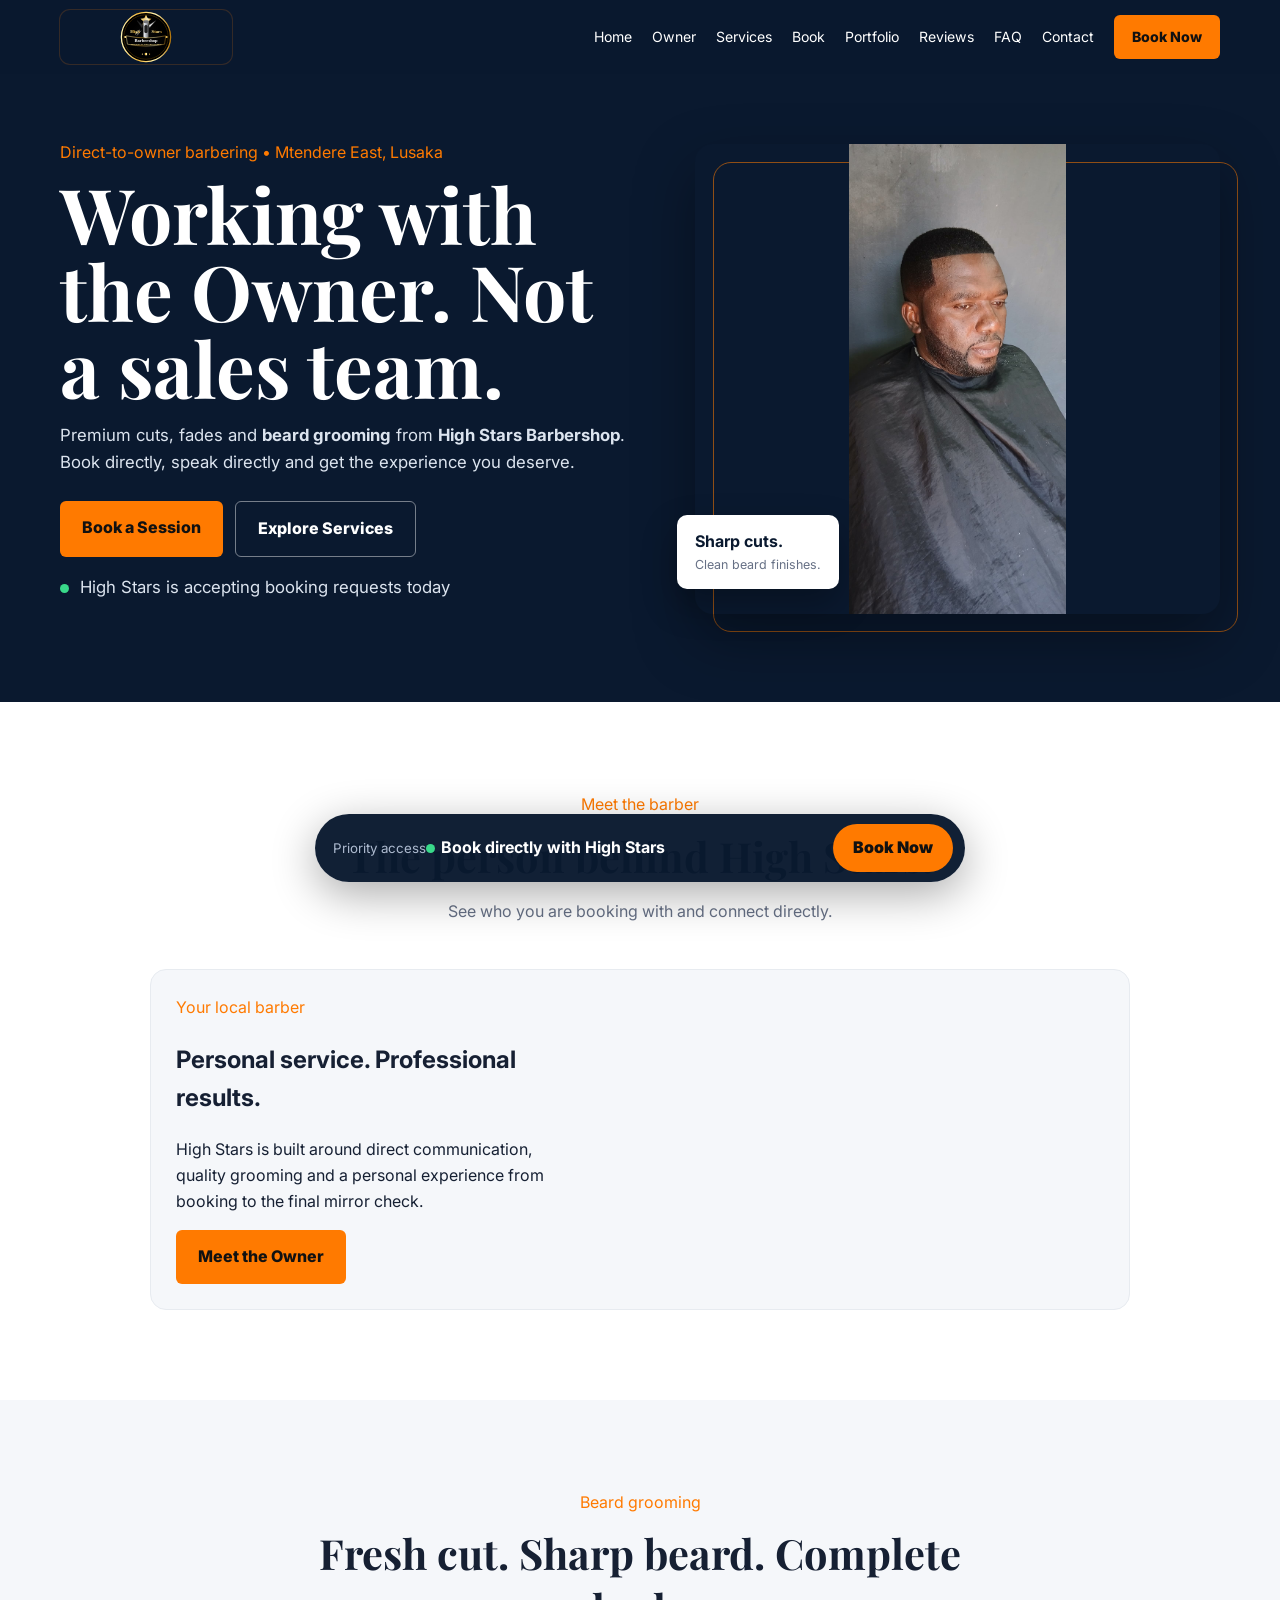
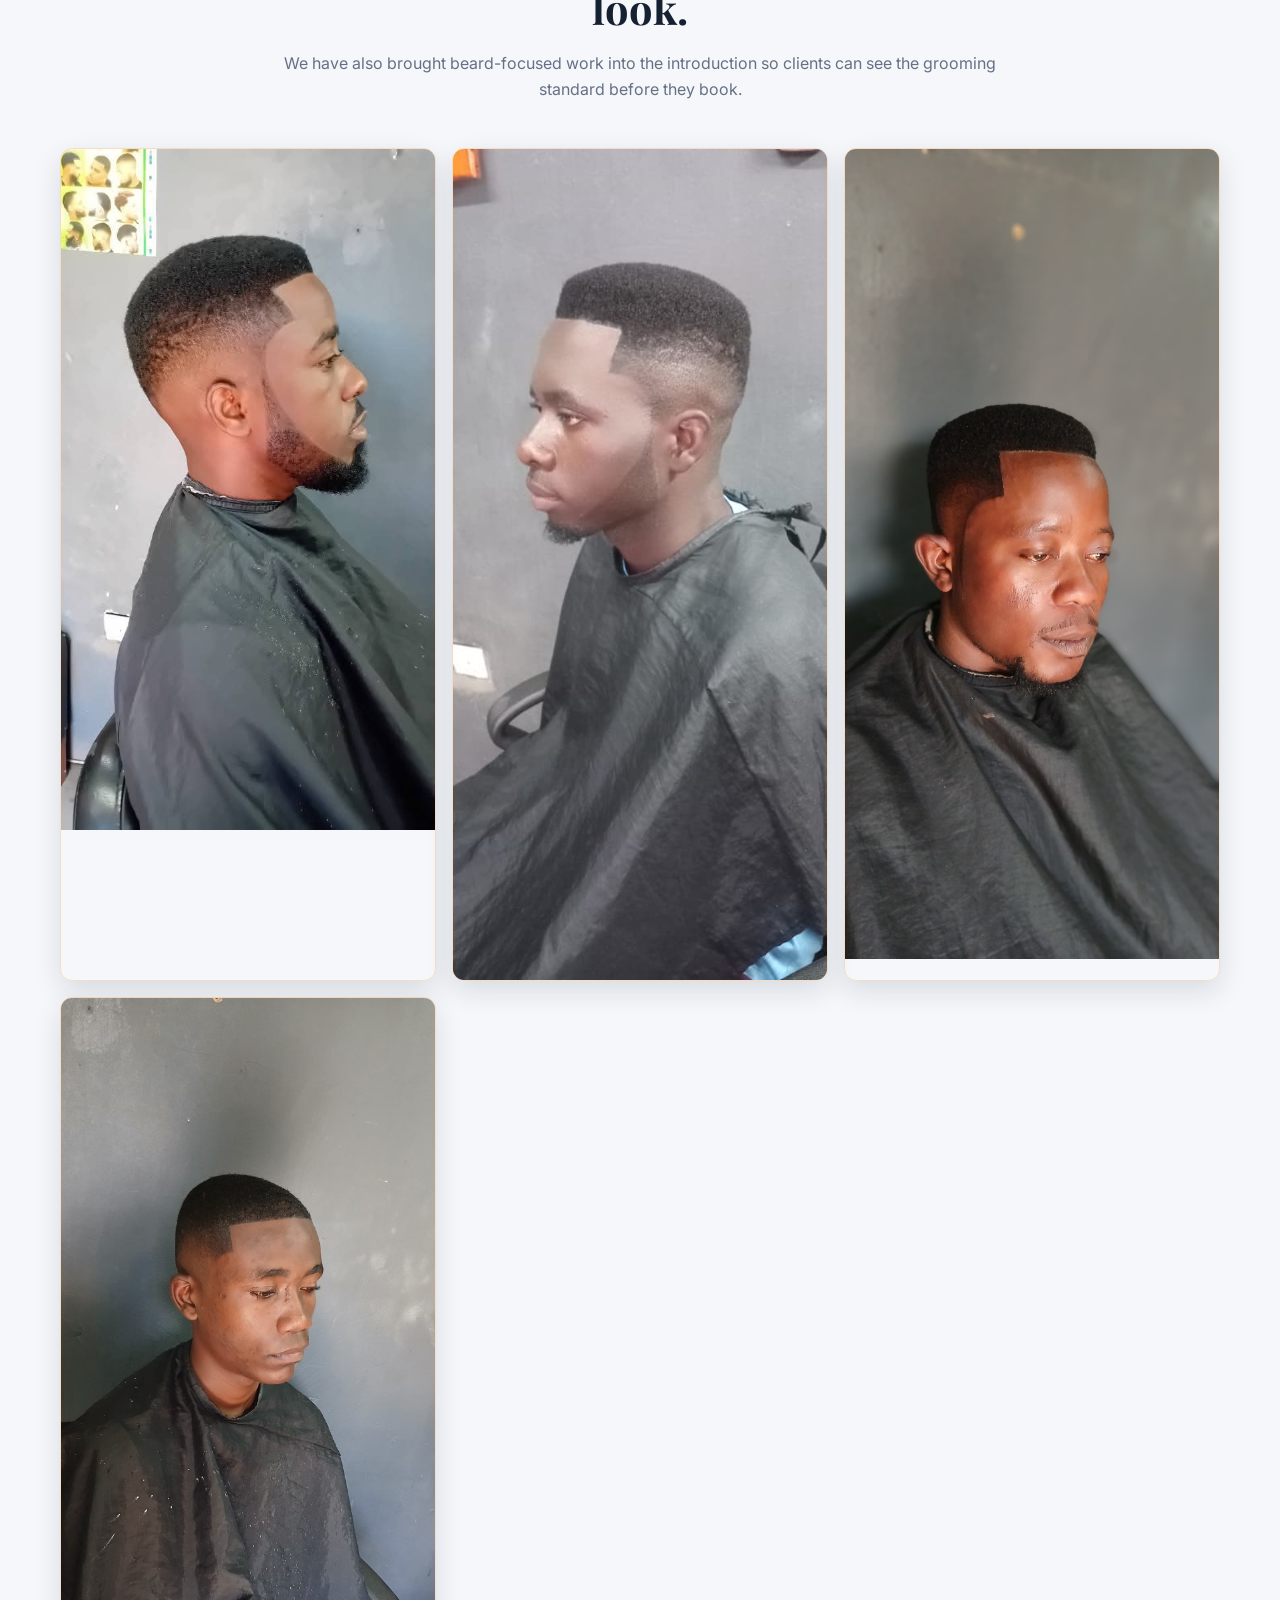
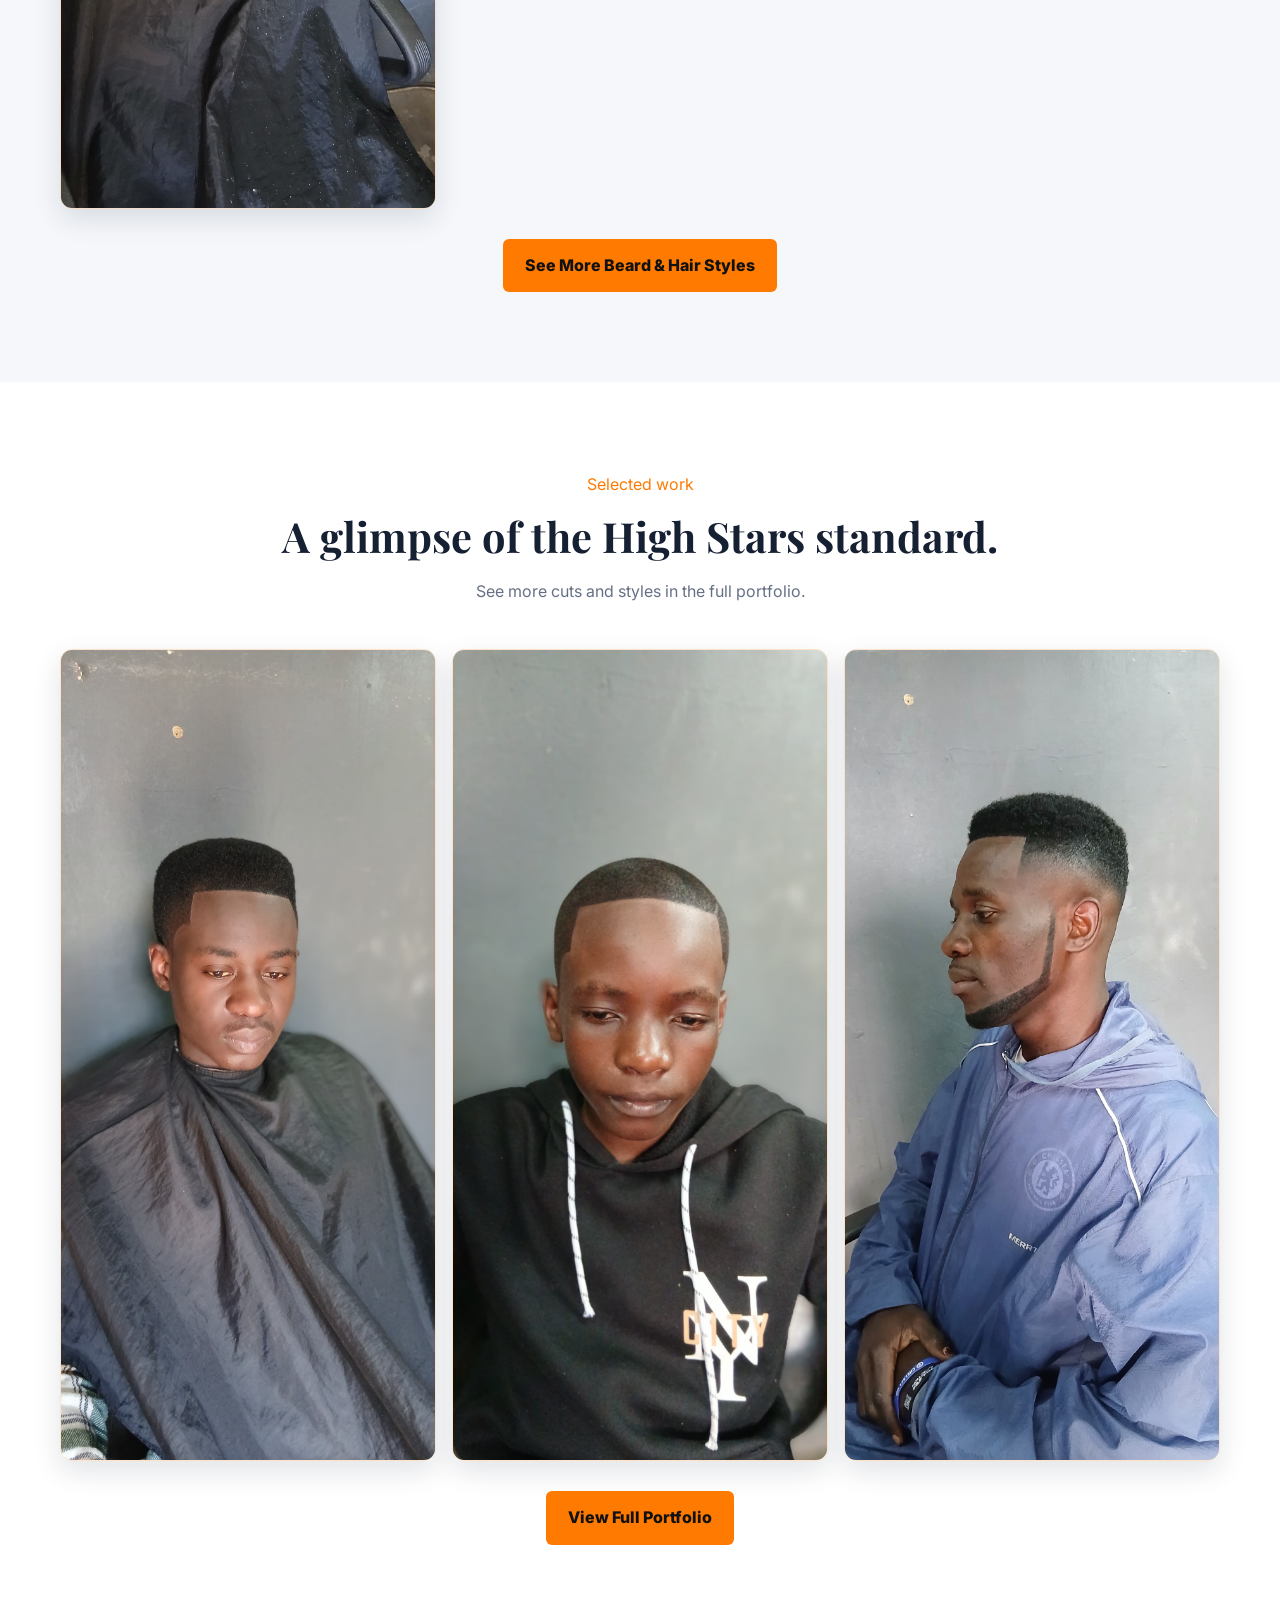
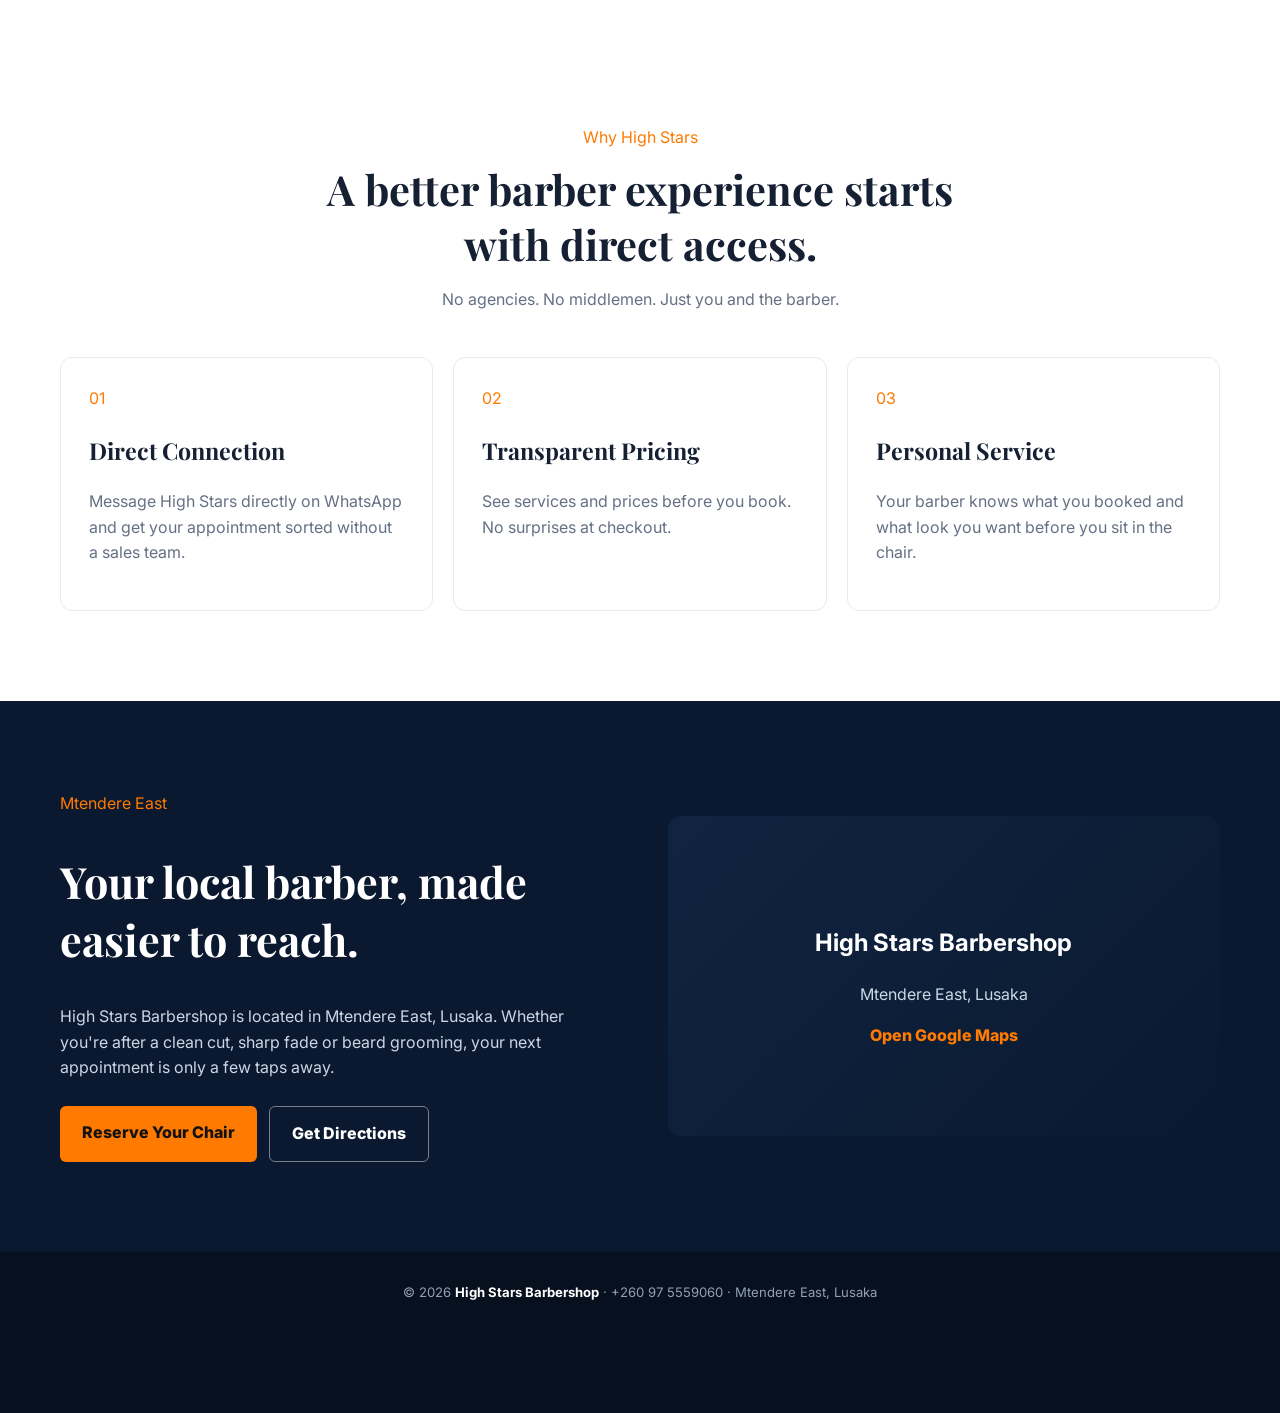
<file: index.html>
<!doctype html><html lang='en'><head><meta charset='utf-8'><meta name='viewport' content='width=device-width,initial-scale=1'><meta name='description' content='High Stars Barbershop in Mtendere East, Lusaka. Direct barber booking.'><meta name='google-site-verification' content='JOHjiXyVzwaUkRt0gnV69dccKAS5gKoJ3vT_4JWhQWU'><link rel='canonical' href='https://highstarbarbershop.vercel.app/'><link rel='icon' type='image/svg+xml' href='high-stars-logo.svg'><title>High Stars Barbershop | Lusaka</title><link rel='stylesheet' href='styles.css'><link href='https://fonts.googleapis.com/css2?family=Inter:wght@400;500;700;800&family=Playfair+Display:wght@600;700&display=swap' rel='stylesheet'></head><body><header class='header'><div class='container nav'><a class='logo' href='index.html' aria-label='High Stars Barbershop home'></a><nav class='links' id='nav'><a href='index.html'>Home</a><a href='about.html'>Owner</a><a href='services.html'>Services</a><a href='booking.html'>Book</a><a href='portfolio.html'>Portfolio</a><a href='reviews.html'>Reviews</a><a href='faq.html'>FAQ</a><a href='contact.html'>Contact</a><a class='navbook' href='booking.html'>Book Now</a></nav><button class='menu' type='button' aria-label='Open menu' onclick='nav.classList.toggle("open")'>MENU</button></div></header><main><section class='hero'><div class='container hero-content'><div class='hero-copy'><div class='eyebrow'>Direct-to-owner barbering • Mtendere East, Lusaka</div><h1>Working with the Owner. Not a sales team.</h1><p>Premium cuts, fades and <strong>beard grooming</strong> from <strong>High Stars Barbershop</strong>. Book directly, speak directly and get the experience you deserve.</p><div class='actions'><a class='btn primary' href='booking.html'>Book a Session</a><a class='btn secondary' href='services.html'>Explore Services</a></div><p><i class='dot'></i> High Stars is accepting booking requests today</p></div><div class='hero-visual'><img src='IMG-20260826-WA0105.jpg' alt='High Stars Barbershop haircut and beard grooming' fetchpriority='high'><div class='hero-badge'><strong>Sharp cuts.</strong><span>Clean beard finishes.</span></div></div></div></section><section class='section'><div class='container'><div class='section-head'><div class='eyebrow'>Meet the barber</div><h2>The person behind High Stars.</h2><p>See who you are booking with and connect directly.</p></div><div class='owner-card'><div><div class='eyebrow'>Your local barber</div><h2>Personal service. Professional results.</h2><p>High Stars is built around direct communication, quality grooming and a personal experience from booking to the final mirror check.</p><a class='btn primary' href='about.html'>Meet the Owner</a></div></div></div></section><section class='section beard-section'><div class='container'><div class='section-head'><div class='eyebrow'>Beard grooming</div><h2>Fresh cut. Sharp beard. Complete look.</h2><p>We have also brought beard-focused work into the introduction so clients can see the grooming standard before they book.</p></div><div class='gallery beard-gallery'><div class='work'><img src='IMG-20260826-WA0064.jpg' alt='High Stars beard grooming work' loading='lazy'></div><div class='work'><img src='IMG-20260826-WA0069.jpg' alt='High Stars beard grooming work' loading='lazy'></div><div class='work'><img src='IMG-20260826-WA0078.jpg' alt='High Stars beard grooming work' loading='lazy'></div><div class='work'><img src='IMG-20260826-WA0088.jpg' alt='High Stars beard grooming work' loading='lazy'></div></div><div style='text-align:center;margin-top:30px'><a class='btn primary' href='portfolio.html'>See More Beard & Hair Styles</a></div></div></section><section class='section'><div class='container'><div class='section-head'><div class='eyebrow'>Selected work</div><h2>A glimpse of the High Stars standard.</h2><p>See more cuts and styles in the full portfolio.</p></div><div class='gallery home-gallery'><div class='work'><img src='IMG-20260826-WA0080.jpg' alt='High Stars portfolio work' loading='lazy'></div><div class='work'><img src='IMG-20260826-WA0082.jpg' alt='High Stars portfolio work' loading='lazy'></div><div class='work'><img src='IMG-20260826-WA0086.jpg' alt='High Stars portfolio work' loading='lazy'></div></div><div style='text-align:center;margin-top:30px'><a class='btn primary' href='portfolio.html'>View Full Portfolio</a></div></div></section><section class='section'><div class='container'><div class='section-head'><div class='eyebrow'>Why High Stars</div><h2>A better barber experience starts with direct access.</h2><p>No agencies. No middlemen. Just you and the barber.</p></div><div class='grid3'><div class='card'><div class='eyebrow'>01</div><h3>Direct Connection</h3><p>Message High Stars directly on WhatsApp and get your appointment sorted without a sales team.</p></div><div class='card'><div class='eyebrow'>02</div><h3>Transparent Pricing</h3><p>See services and prices before you book. No surprises at checkout.</p></div><div class='card'><div class='eyebrow'>03</div><h3>Personal Service</h3><p>Your barber knows what you booked and what look you want before you sit in the chair.</p></div></div></div></section><section class='section dark'><div class='container split'><div><div class='eyebrow'>Mtendere East</div><h2 style="font:700 2.7rem 'Playfair Display',serif">Your local barber, made easier to reach.</h2><p>High Stars Barbershop is located in Mtendere East, Lusaka. Whether you're after a clean cut, sharp fade or beard grooming, your next appointment is only a few taps away.</p><div class='actions'><a class='btn primary' href='booking.html'>Reserve Your Chair</a><a class='btn secondary' href='contact.html'>Get Directions</a></div></div><div class='map'><div><h2>High Stars Barbershop</h2><p>Mtendere East, Lusaka</p><a href='https://maps.app.goo.gl/SeEXaBrpFjFjYUsZ6' target='_blank'>Open Google Maps</a></div></div></div></section></main><footer class='footer'><div class='container'>© 2026 <strong>High Stars Barbershop</strong> · +260 97 5559060 · Mtendere East, Lusaka</div></footer><div class='floating'><div><small>Priority access</small><strong><i class='dot'></i>Book directly with High Stars</strong></div><a class='booknow' href='booking.html'>Book Now</a></div></body></html>
</file>
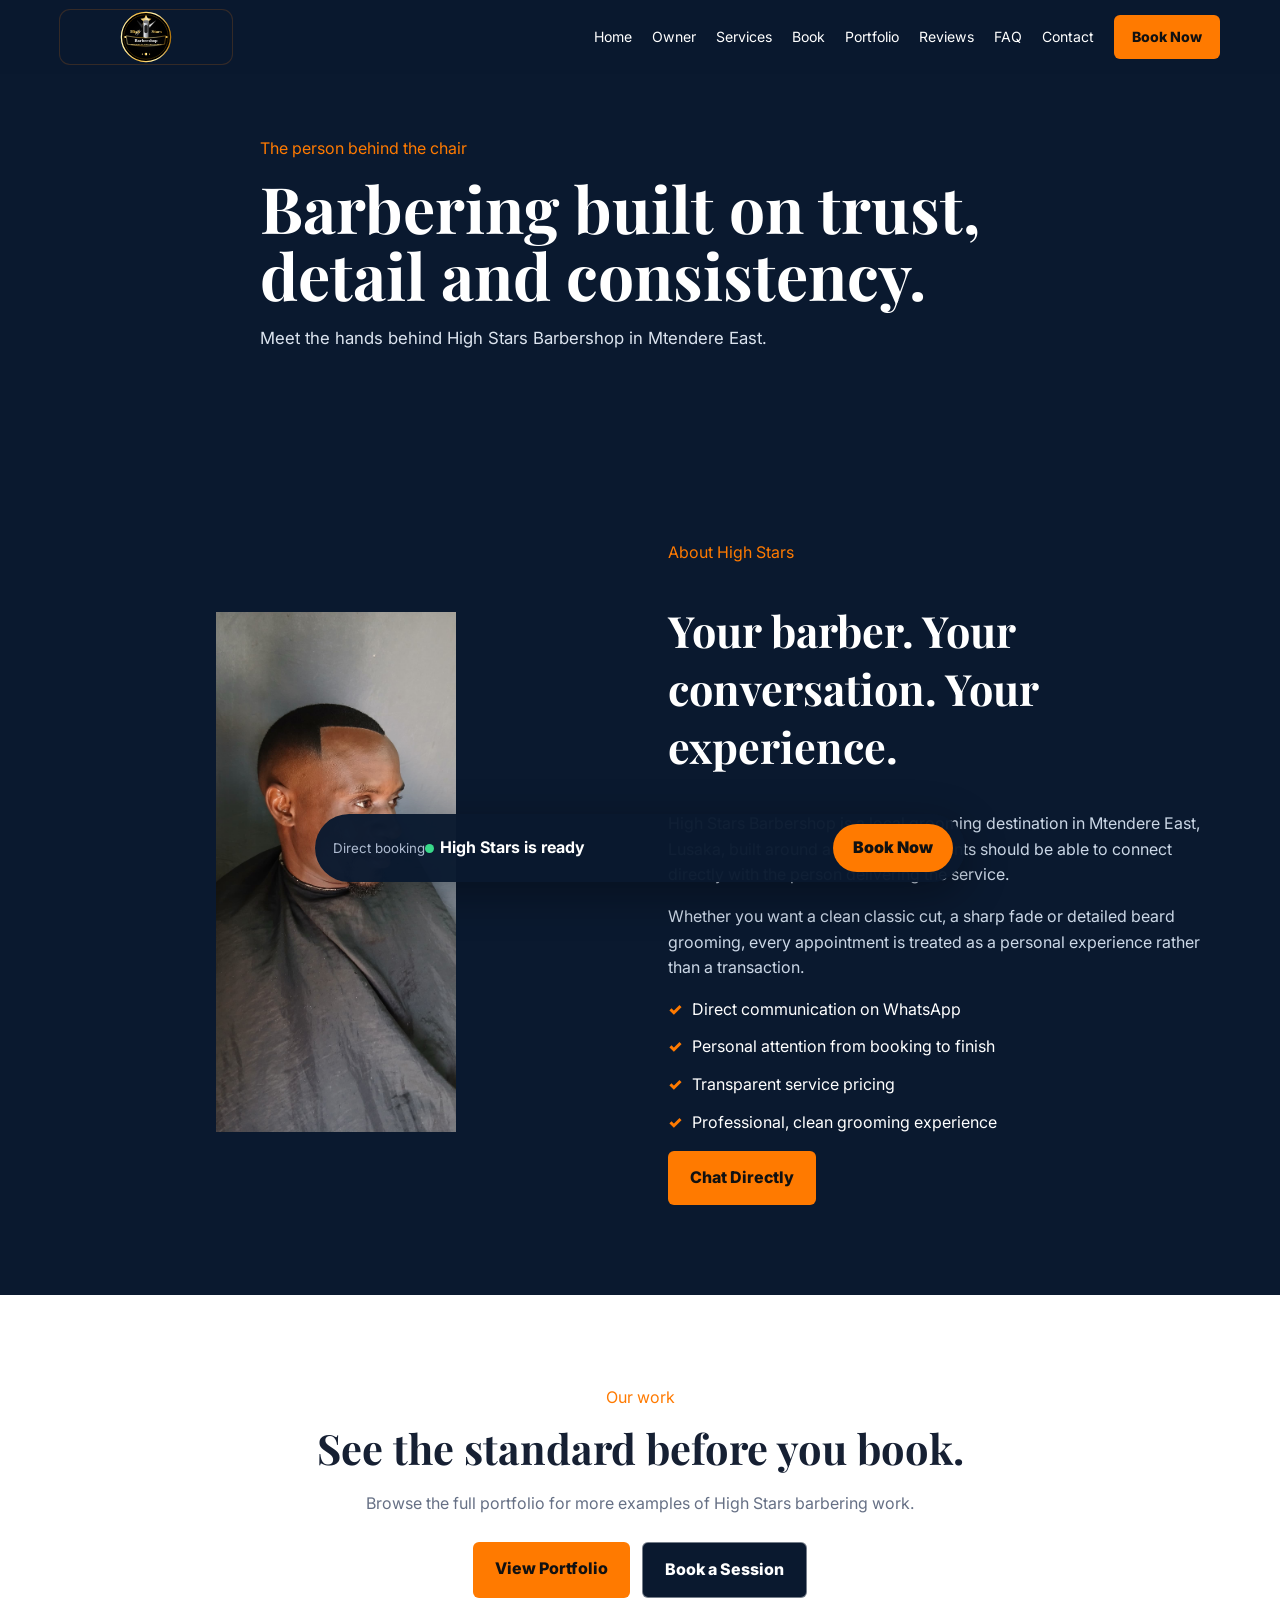
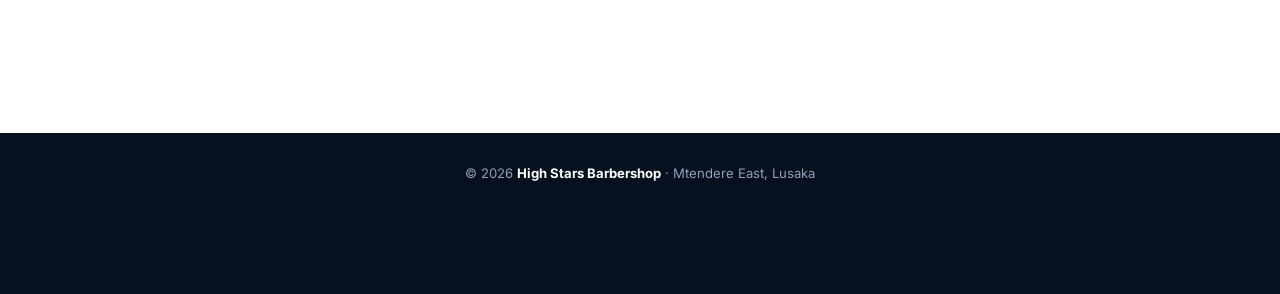
<file: about.html>
<!doctype html><html lang='en'><head><meta charset='utf-8'><meta name='viewport' content='width=device-width,initial-scale=1'><link rel='icon' type='image/svg+xml' href='high-stars-logo.svg'><title>About the Owner | High Stars Barbershop</title><link rel='stylesheet' href='styles.css'><link href='https://fonts.googleapis.com/css2?family=Inter:wght@400;500;700;800&family=Playfair+Display:wght@600;700&display=swap' rel='stylesheet'></head><body><header class='header'><div class='container nav'><a class='logo' href='index.html' aria-label='High Stars Barbershop home'></a><nav class='links' id='nav'><a href='index.html'>Home</a><a href='about.html'>Owner</a><a href='services.html'>Services</a><a href='booking.html'>Book</a><a href='portfolio.html'>Portfolio</a><a href='reviews.html'>Reviews</a><a href='faq.html'>FAQ</a><a href='contact.html'>Contact</a><a class='navbook' href='booking.html'>Book Now</a></nav><button class='menu' type='button' aria-label='Open menu' onclick='nav.classList.toggle("open")'>MENU</button></div></header><section class='hero compact'><div class='container page-title'><div class='eyebrow'>The person behind the chair</div><h1>Barbering built on trust, detail and consistency.</h1><p>Meet the hands behind High Stars Barbershop in Mtendere East.</p></div></section><section class='section dark'><div class='container split'><div class='photo supplied-owner-photo'><img src='IMG-20260826-WA0084.jpg' alt='High Stars Barbershop work' loading='lazy'></div><div><div class='eyebrow'>About High Stars</div><h2 style="font:700 2.7rem 'Playfair Display',serif">Your barber. Your conversation. Your experience.</h2><p>High Stars Barbershop is a local grooming destination in Mtendere East, Lusaka, built around a simple idea: clients should be able to connect directly with the person delivering the service.</p><p>Whether you want a clean classic cut, a sharp fade or detailed beard grooming, every appointment is treated as a personal experience rather than a transaction.</p><ul class='checks'><li>Direct communication on WhatsApp</li><li>Personal attention from booking to finish</li><li>Transparent service pricing</li><li>Professional, clean grooming experience</li></ul><a class='btn primary' href='https://wa.me/260975559060?text=Hello%20High%20Stars%20Barbershop' target='_blank'>Chat Directly</a></div></div></section><section class='section'><div class='container section-head'><div class='eyebrow'>Our work</div><h2>See the standard before you book.</h2><p>Browse the full portfolio for more examples of High Stars barbering work.</p><div class='actions' style='justify-content:center'><a class='btn primary' href='portfolio.html'>View Portfolio</a><a class='btn secondary' style='background:var(--navy)' href='booking.html'>Book a Session</a></div></div></section><footer class='footer'><div class='container'>© 2026 <strong>High Stars Barbershop</strong> · Mtendere East, Lusaka</div></footer><div class='floating'><div><small>Direct booking</small><strong><i class='dot'></i>High Stars is ready</strong></div><a class='booknow' href='booking.html'>Book Now</a></div></body></html>
</file>
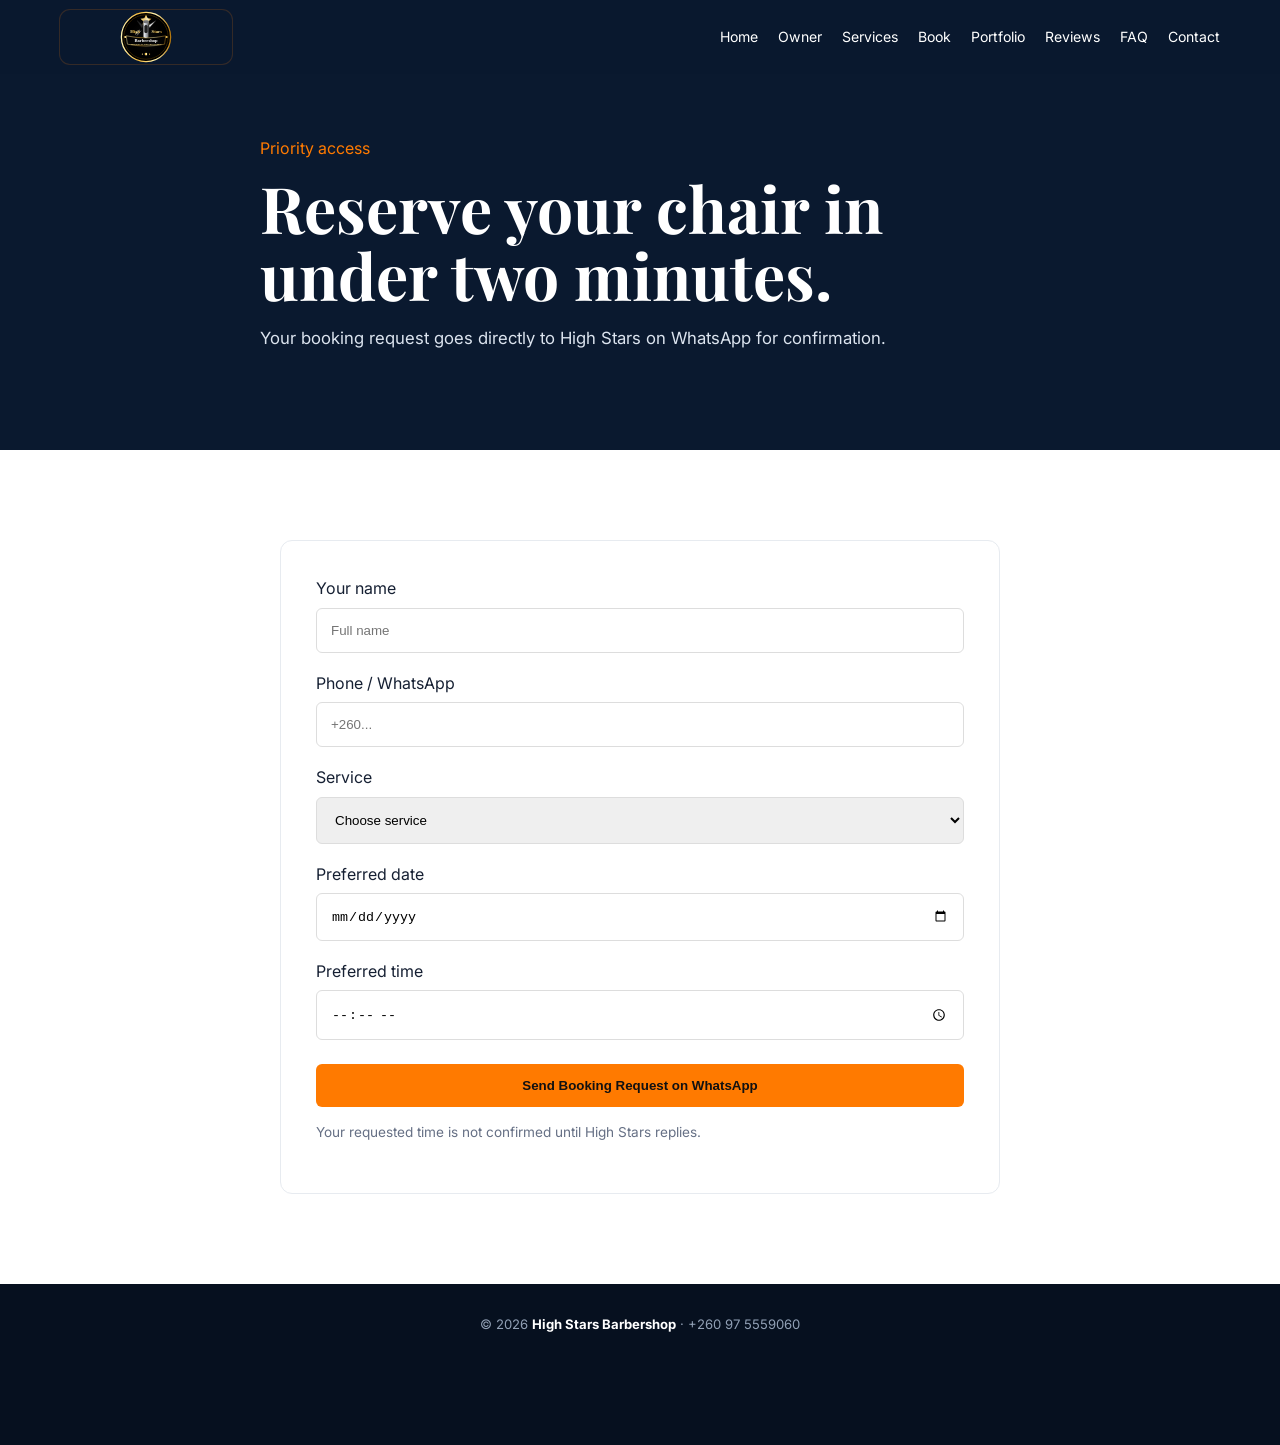
<file: booking.html>
<!doctype html><html lang='en'><head><meta charset='utf-8'><meta name='viewport' content='width=device-width,initial-scale=1'><link rel='icon' type='image/svg+xml' href='high-stars-logo.svg'><title>Book Appointment | High Stars Barbershop</title><link rel='stylesheet' href='styles.css'><link href='https://fonts.googleapis.com/css2?family=Inter:wght@400;500;700;800&family=Playfair+Display:wght@600;700&display=swap' rel='stylesheet'></head><body><header class='header'><div class='container nav'><a class='logo' href='index.html' aria-label='High Stars Barbershop home'></a><nav class='links' id='nav'><a href='index.html'>Home</a><a href='about.html'>Owner</a><a href='services.html'>Services</a><a href='booking.html'>Book</a><a href='portfolio.html'>Portfolio</a><a href='reviews.html'>Reviews</a><a href='faq.html'>FAQ</a><a href='contact.html'>Contact</a></nav><button class='menu' type='button' aria-label='Open menu' onclick='nav.classList.toggle("open")'>MENU</button></div></header><section class='hero compact'><div class='container page-title'><div class='eyebrow'>Priority access</div><h1>Reserve your chair in under two minutes.</h1><p>Your booking request goes directly to High Stars on WhatsApp for confirmation.</p></div></section><section class='section'><div class='container' style='max-width:720px'><form id='form' class='card' style='padding:35px'><label>Your name</label><input id='name' required placeholder='Full name' style='width:100%;padding:14px;margin:6px 0 18px;border:1px solid #ddd;border-radius:6px'><label>Phone / WhatsApp</label><input id='phone' required placeholder='+260...' style='width:100%;padding:14px;margin:6px 0 18px;border:1px solid #ddd;border-radius:6px'><label>Service</label><select id='service' required style='width:100%;padding:14px;margin:6px 0 18px;border:1px solid #ddd;border-radius:6px'><option value=''>Choose service</option><option>Black Dye - K50</option><option>Men Hair Cut - K50</option><option>Ladies Hair Cut - K70</option><option>Children Hair Cut - K30</option><option>Black Dye + Hair Cut - K80</option><option>Express Service - K80</option><option>Shaving + Lining - K30</option><option>Shaving Only - K20</option><option>Lining Only - K20</option><option>Booking - K350</option></select><label>Preferred date</label><input id='date' type='date' required style='width:100%;padding:14px;margin:6px 0 18px;border:1px solid #ddd;border-radius:6px'><label>Preferred time</label><input id='time' type='time' required style='width:100%;padding:14px;margin:6px 0 24px;border:1px solid #ddd;border-radius:6px'><button class='btn primary' style='border:0;width:100%;cursor:pointer'>Send Booking Request on WhatsApp</button><p class='muted' style='margin-top:15px;font-size:.85rem'>Your requested time is not confirmed until High Stars replies.</p></form></div></section><footer class='footer'><div class='container'>© 2026 <strong>High Stars Barbershop</strong> · +260 97 5559060</div></footer><script>const q=new URLSearchParams(location.search);if(q.get('service'))document.getElementById('service').value=q.get('service');document.getElementById('date').min=new Date().toISOString().split('T')[0];document.getElementById('form').onsubmit=e=>{e.preventDefault();const msg=`Hello High Stars Barbershop!%0A%0AI would like to request an appointment.%0AName: ${encodeURIComponent(name.value)}%0APhone: ${encodeURIComponent(phone.value)}%0AService: ${encodeURIComponent(service.value)}%0ADate: ${encodeURIComponent(date.value)}%0ATime: ${encodeURIComponent(time.value)}`;open('https://wa.me/260975559060?text='+msg,'_blank')}</script></body></html>
</file>
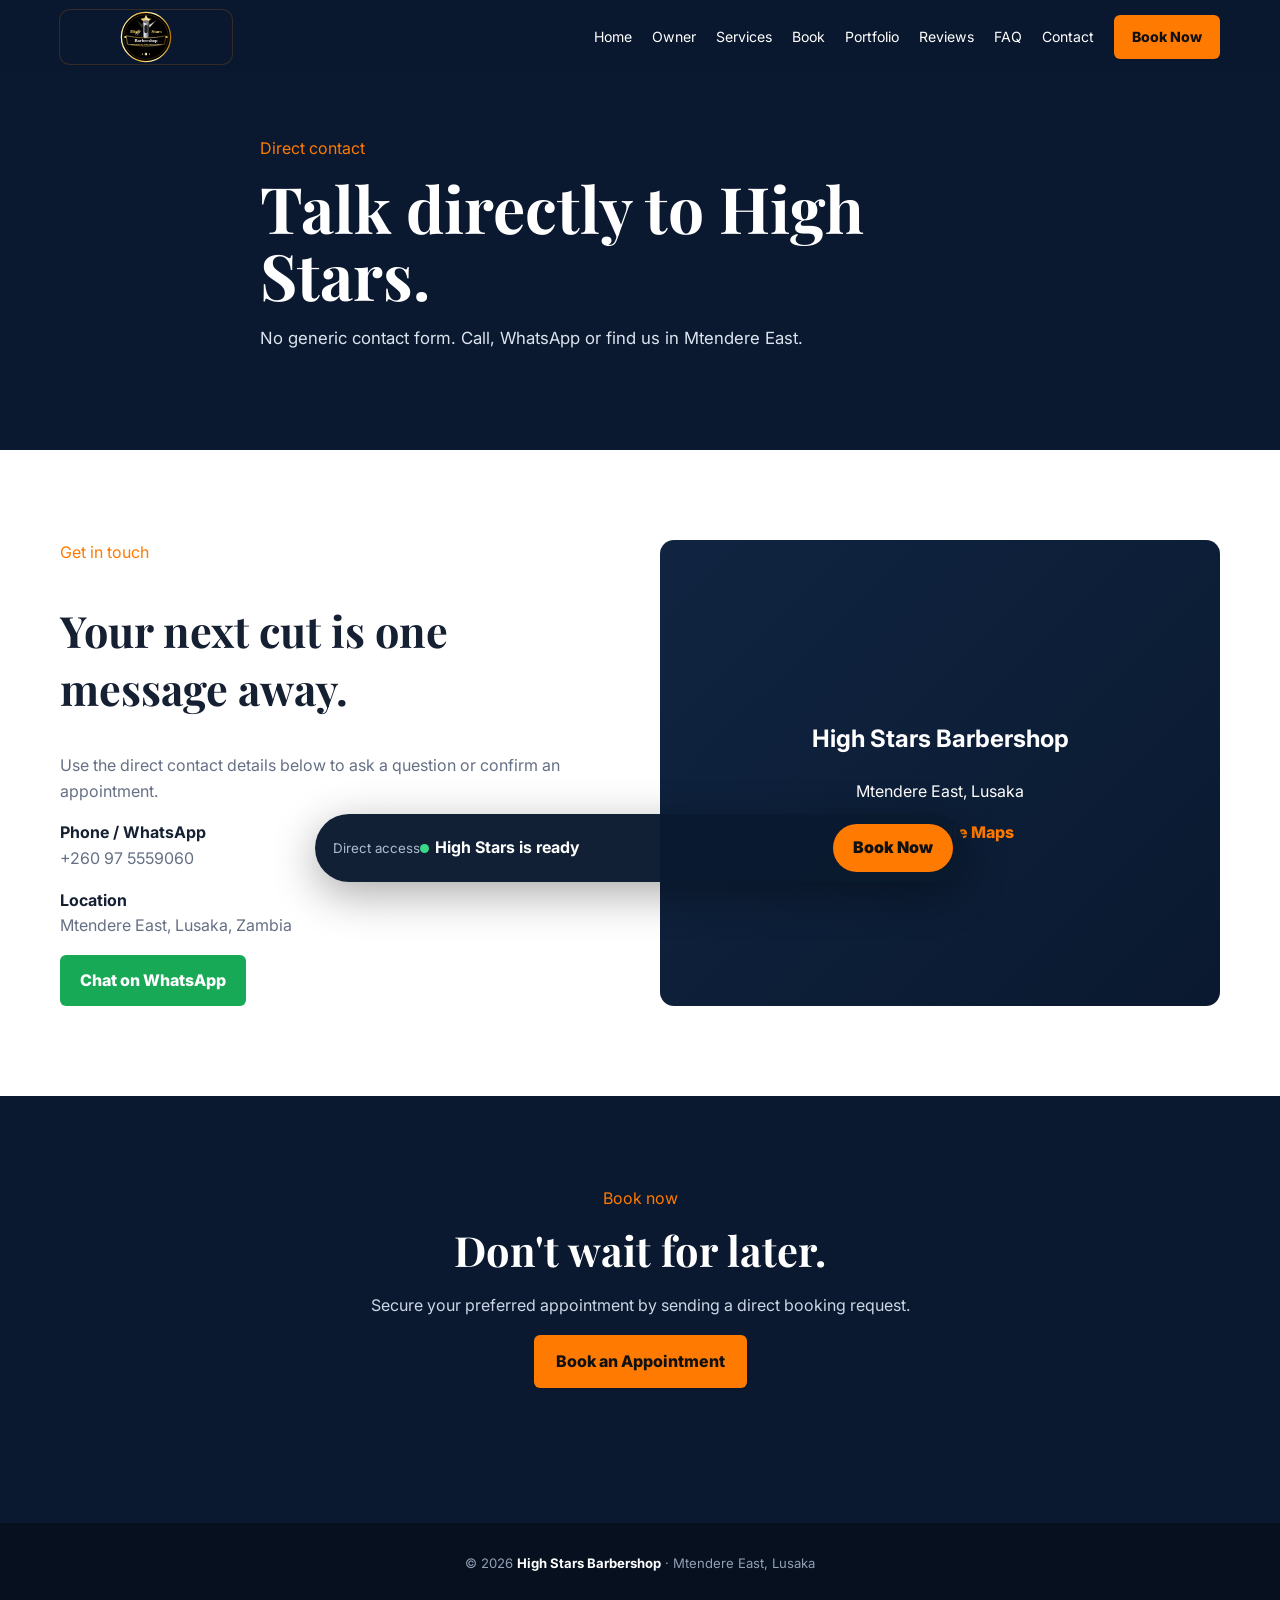
<file: contact.html>
<!doctype html><html lang='en'><head><meta charset='utf-8'><meta name='viewport' content='width=device-width,initial-scale=1'><link rel='icon' type='image/svg+xml' href='high-stars-logo.svg'><title>Contact | High Stars Barbershop</title><link rel='stylesheet' href='styles.css'><link href='https://fonts.googleapis.com/css2?family=Inter:wght@400;500;700;800&family=Playfair+Display:wght@600;700&display=swap' rel='stylesheet'></head><body><header class='header'><div class='container nav'><a class='logo' href='index.html' aria-label='High Stars Barbershop home'></a><nav class='links' id='nav'><a href='index.html'>Home</a><a href='about.html'>Owner</a><a href='services.html'>Services</a><a href='booking.html'>Book</a><a href='portfolio.html'>Portfolio</a><a href='reviews.html'>Reviews</a><a href='faq.html'>FAQ</a><a href='contact.html'>Contact</a><a class='navbook' href='booking.html'>Book Now</a></nav><button class='menu' type='button' aria-label='Open menu' onclick='nav.classList.toggle("open")'>MENU</button></div></header><section class='hero compact'><div class='container page-title'><div class='eyebrow'>Direct contact</div><h1>Talk directly to High Stars.</h1><p>No generic contact form. Call, WhatsApp or find us in Mtendere East.</p></div></section><section class='section'><div class='container contact-grid'><div><div class='eyebrow'>Get in touch</div><h2 style="font:700 2.7rem 'Playfair Display',serif">Your next cut is one message away.</h2><p class='muted'>Use the direct contact details below to ask a question or confirm an appointment.</p><p><strong>Phone / WhatsApp</strong><br><span class='muted'>+260 97 5559060</span></p><p><strong>Location</strong><br><span class='muted'>Mtendere East, Lusaka, Zambia</span></p><a class='wa' href='https://wa.me/260975559060?text=Hello%20High%20Stars%20Barbershop%2C%20I%20would%20like%20to%20make%20an%20appointment.' target='_blank'>Chat on WhatsApp</a></div><div class='map'><div><h2>High Stars Barbershop</h2><p>Mtendere East, Lusaka</p><a href='https://maps.app.goo.gl/SeEXaBrpFjFjYUsZ6' target='_blank'>Open Google Maps</a></div></div></div></section><section class='section dark'><div class='container section-head'><div class='eyebrow'>Book now</div><h2>Don't wait for later.</h2><p>Secure your preferred appointment by sending a direct booking request.</p><a class='btn primary' href='booking.html'>Book an Appointment</a></div></section><footer class='footer'><div class='container'>© 2026 <strong>High Stars Barbershop</strong> · Mtendere East, Lusaka</div></footer><div class='floating'><div><small>Direct access</small><strong><i class='dot'></i>High Stars is ready</strong></div><a class='booknow' href='booking.html'>Book Now</a></div></body></html>
</file>
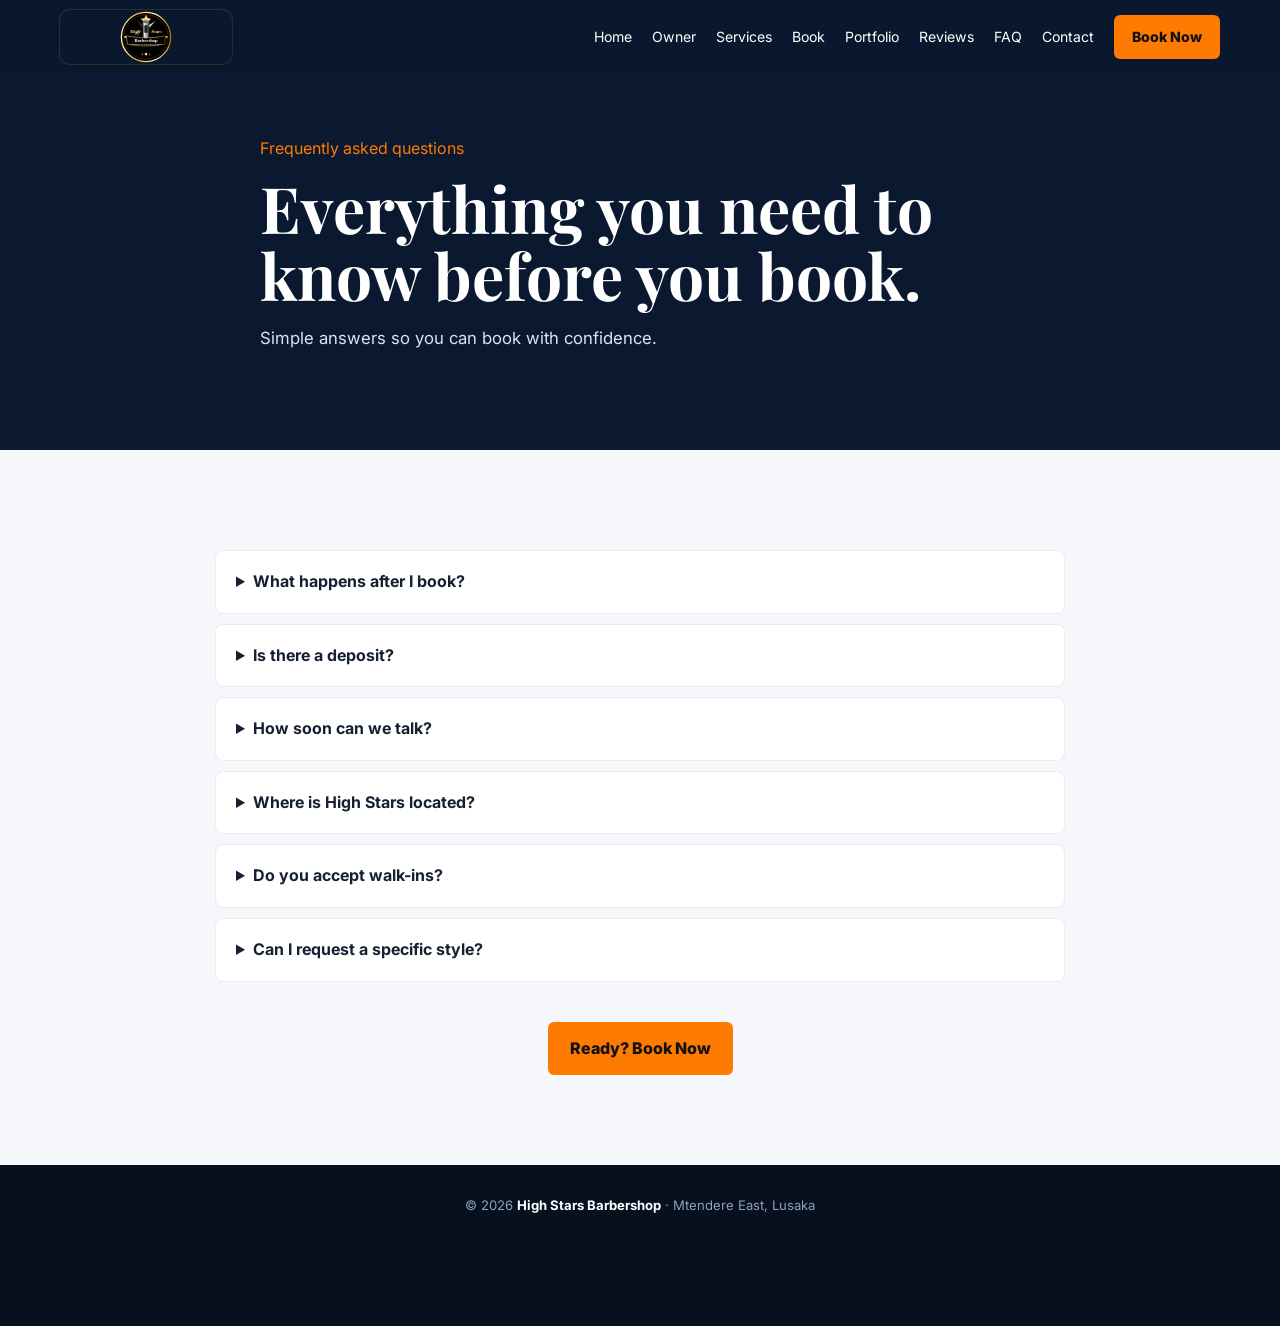
<file: faq.html>
<!doctype html><html lang='en'><head><meta charset='utf-8'><meta name='viewport' content='width=device-width,initial-scale=1'><link rel='icon' type='image/svg+xml' href='high-stars-logo.svg'><title>FAQ | High Stars Barbershop</title><link rel='stylesheet' href='styles.css'><link href='https://fonts.googleapis.com/css2?family=Inter:wght@400;500;700;800&family=Playfair+Display:wght@600;700&display=swap' rel='stylesheet'></head><body><header class='header'><div class='container nav'><a class='logo' href='index.html' aria-label='High Stars Barbershop home'></a><nav class='links' id='nav'><a href='index.html'>Home</a><a href='about.html'>Owner</a><a href='services.html'>Services</a><a href='booking.html'>Book</a><a href='portfolio.html'>Portfolio</a><a href='reviews.html'>Reviews</a><a href='faq.html'>FAQ</a><a href='contact.html'>Contact</a><a class='navbook' href='booking.html'>Book Now</a></nav><button class='menu' type='button' aria-label='Open menu' onclick='nav.classList.toggle("open")'>MENU</button></div></header><section class='hero compact'><div class='container page-title'><div class='eyebrow'>Frequently asked questions</div><h1>Everything you need to know before you book.</h1><p>Simple answers so you can book with confidence.</p></div></section><section class='section faq'><div class='container' style='max-width:850px'><details><summary>What happens after I book?</summary><p>Your request opens WhatsApp with High Stars. The barber confirms your appointment directly with you.</p></details><details><summary>Is there a deposit?</summary><p>There is no online deposit in this current website version. If High Stars introduces a deposit policy, it can be added here.</p></details><details><summary>How soon can we talk?</summary><p>Call or WhatsApp +260 97 5559060 directly.</p></details><details><summary>Where is High Stars located?</summary><p>Mtendere East, Lusaka, Zambia. The exact Google Maps location is available on the Contact page.</p></details><details><summary>Do you accept walk-ins?</summary><p>Walk-ins are subject to availability. Booking ahead is recommended.</p></details><details><summary>Can I request a specific style?</summary><p>Yes. Mention the style in WhatsApp and, where useful, send a reference photo.</p></details><div style='text-align:center;margin-top:40px'><a class='btn primary' href='booking.html'>Ready? Book Now</a></div></div></section><footer class='footer'><div class='container'>© 2026 <strong>High Stars Barbershop</strong> · Mtendere East, Lusaka</div></footer></body></html>
</file>
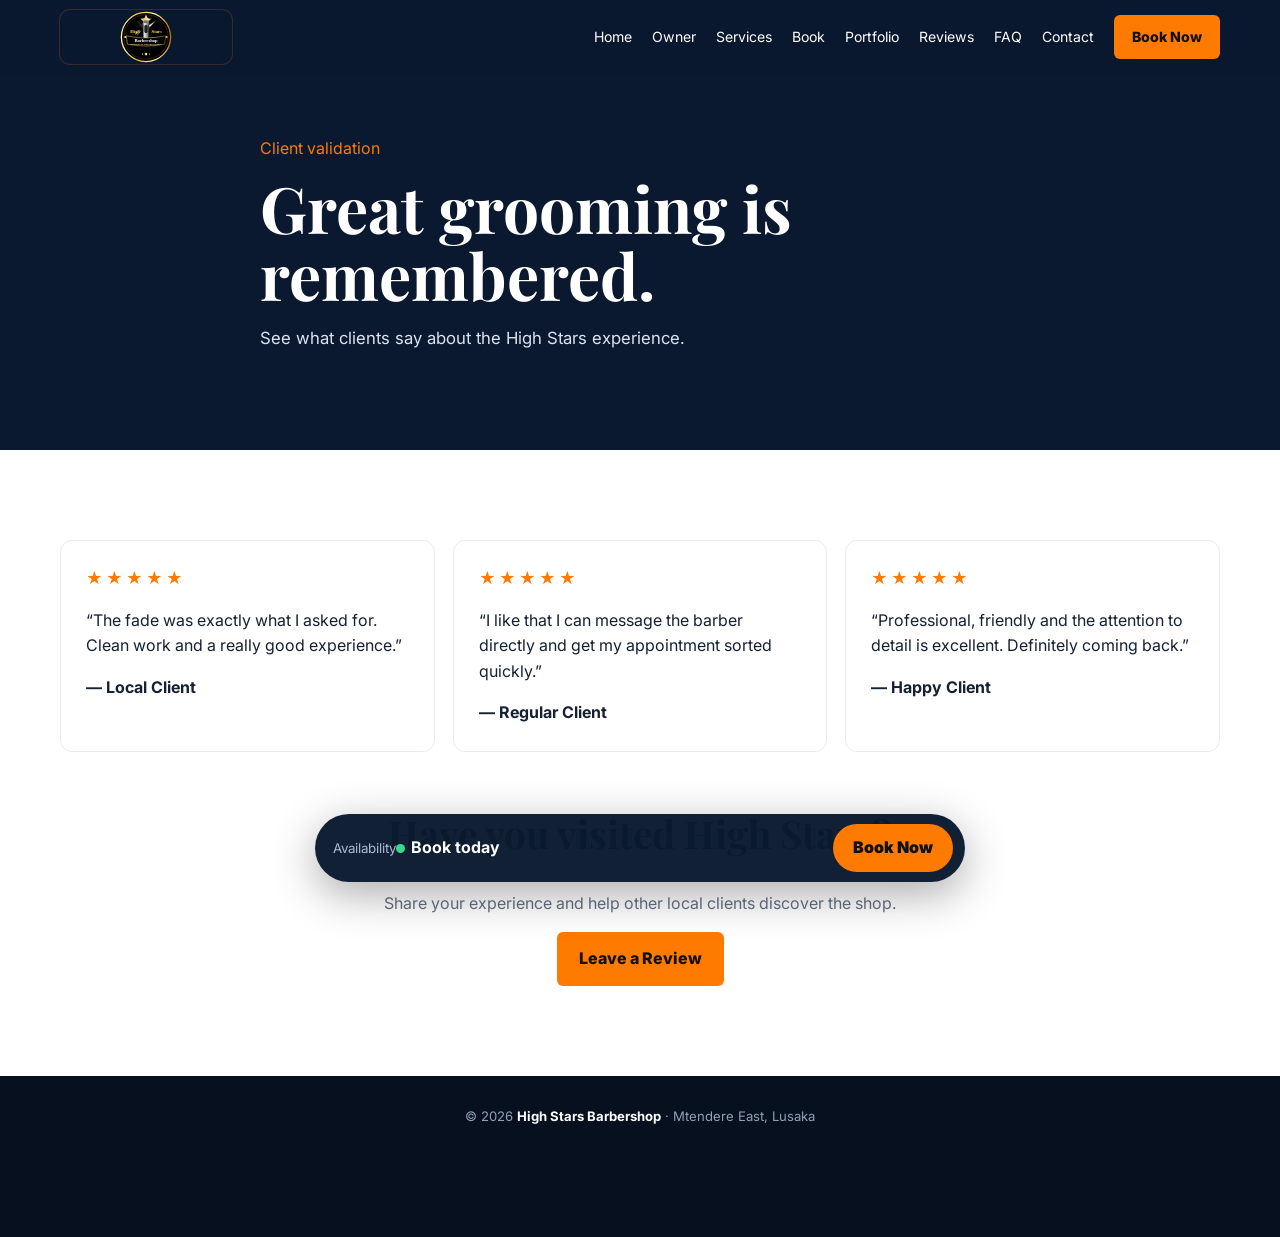
<file: reviews.html>
<!doctype html><html lang='en'><head><meta charset='utf-8'><meta name='viewport' content='width=device-width,initial-scale=1'><link rel='icon' type='image/svg+xml' href='high-stars-logo.svg'><title>Reviews | High Stars Barbershop</title><link rel='stylesheet' href='styles.css'><link href='https://fonts.googleapis.com/css2?family=Inter:wght@400;500;700;800&family=Playfair+Display:wght@600;700&display=swap' rel='stylesheet'></head><body><header class='header'><div class='container nav'><a class='logo' href='index.html' aria-label='High Stars Barbershop home'></a><nav class='links' id='nav'><a href='index.html'>Home</a><a href='about.html'>Owner</a><a href='services.html'>Services</a><a href='booking.html'>Book</a><a href='portfolio.html'>Portfolio</a><a href='reviews.html'>Reviews</a><a href='faq.html'>FAQ</a><a href='contact.html'>Contact</a><a class='navbook' href='booking.html'>Book Now</a></nav><button class='menu' type='button' aria-label='Open menu' onclick='nav.classList.toggle("open")'>MENU</button></div></header><section class='hero compact'><div class='container page-title'><div class='eyebrow'>Client validation</div><h1>Great grooming is remembered.</h1><p>See what clients say about the High Stars experience.</p></div></section><section class='section'><div class='container'><div class='reviews'><article class='review'><div class='stars'>★★★★★</div><p>“The fade was exactly what I asked for. Clean work and a really good experience.”</p><strong>— Local Client</strong></article><article class='review'><div class='stars'>★★★★★</div><p>“I like that I can message the barber directly and get my appointment sorted quickly.”</p><strong>— Regular Client</strong></article><article class='review'><div class='stars'>★★★★★</div><p>“Professional, friendly and the attention to detail is excellent. Definitely coming back.”</p><strong>— Happy Client</strong></article></div><div style='text-align:center;margin-top:55px'><h2 style="font:700 2.4rem 'Playfair Display',serif">Have you visited High Stars?</h2><p class='muted'>Share your experience and help other local clients discover the shop.</p><a class='btn primary' href='https://wa.me/260975559060?text=Hello%20High%20Stars%2C%20I%20would%20like%20to%20share%20a%20review.' target='_blank'>Leave a Review</a></div></div></section><footer class='footer'><div class='container'>© 2026 <strong>High Stars Barbershop</strong> · Mtendere East, Lusaka</div></footer><div class='floating'><div><small>Availability</small><strong><i class='dot'></i>Book today</strong></div><a class='booknow' href='booking.html'>Book Now</a></div></body></html>
</file>
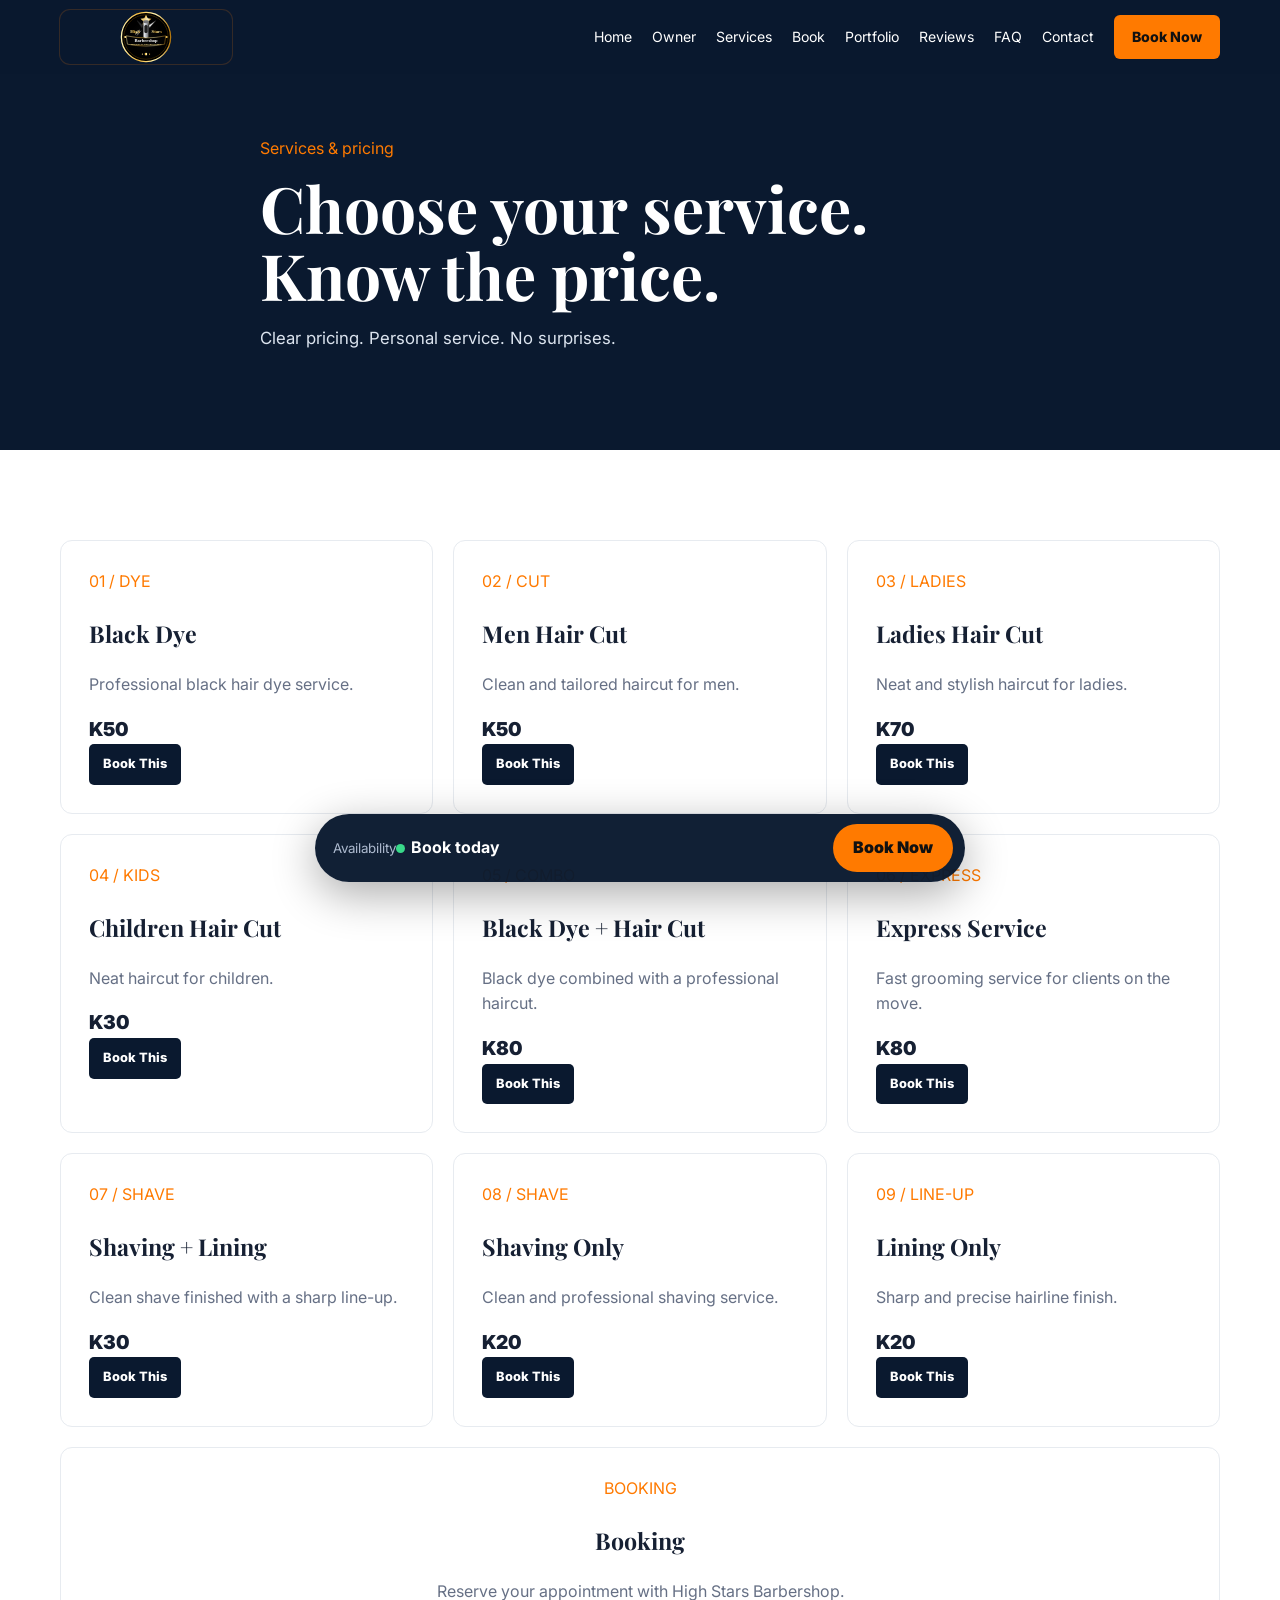
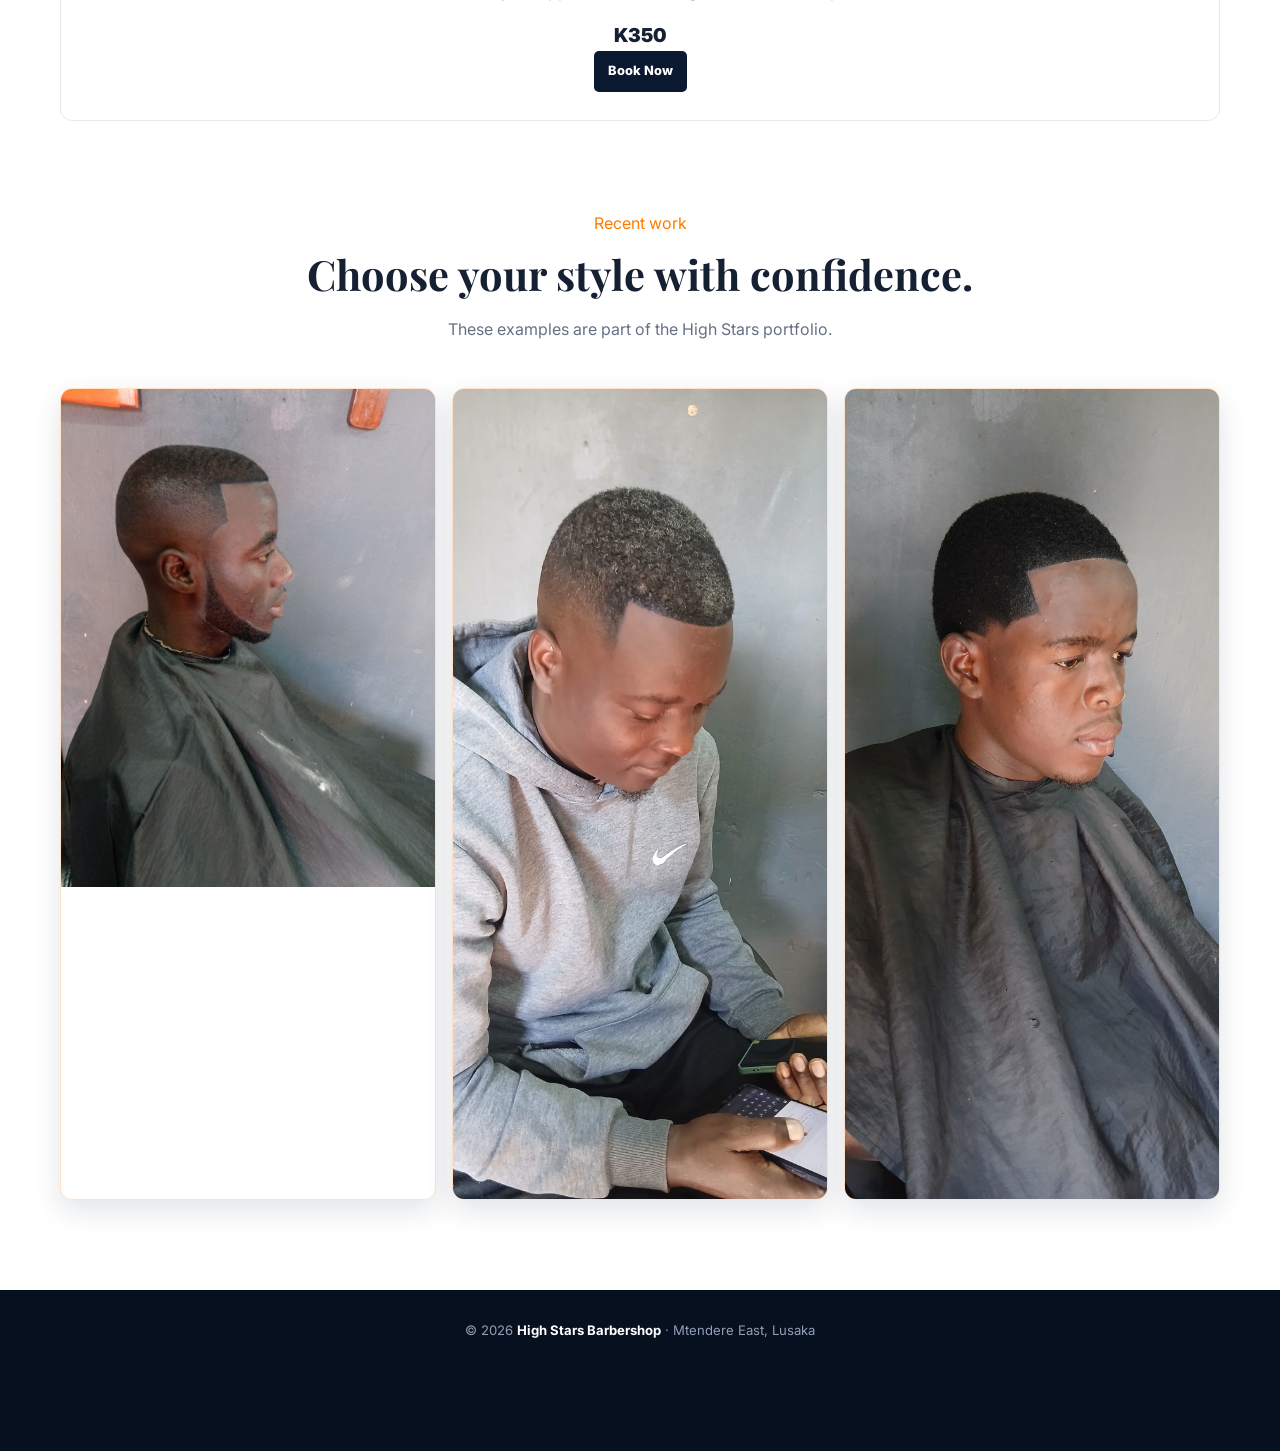
<file: services.html>
<!doctype html><html lang='en'><head><meta charset='utf-8'><meta name='viewport' content='width=device-width,initial-scale=1'><link rel='icon' type='image/svg+xml' href='high-stars-logo.svg'><title>Services & Pricing | High Stars Barbershop</title><link rel='stylesheet' href='styles.css'><link href='https://fonts.googleapis.com/css2?family=Inter:wght@400;500;700;800&family=Playfair+Display:wght@600;700&display=swap' rel='stylesheet'></head><body><header class='header'><div class='container nav'><a class='logo' href='index.html' aria-label='High Stars Barbershop home'></a><nav class='links' id='nav'><a href='index.html'>Home</a><a href='about.html'>Owner</a><a href='services.html'>Services</a><a href='booking.html'>Book</a><a href='portfolio.html'>Portfolio</a><a href='reviews.html'>Reviews</a><a href='faq.html'>FAQ</a><a href='contact.html'>Contact</a><a class='navbook' href='booking.html'>Book Now</a></nav><button class='menu' type='button' aria-label='Open menu' onclick='nav.classList.toggle("open")'>MENU</button></div></header><section class='hero compact'><div class='container page-title'><div class='eyebrow'>Services & pricing</div><h1>Choose your service. Know the price.</h1><p>Clear pricing. Personal service. No surprises.</p></div></section><section class='section'><div class='container grid3'><div class='card'><div class='eyebrow'>01 / DYE</div><h3>Black Dye</h3><p>Professional black hair dye service.</p><b class='price'>K50</b><br><a class='bookthis' href='booking.html?service=Black%20Dye%20-%20K50'>Book This</a></div><div class='card'><div class='eyebrow'>02 / CUT</div><h3>Men Hair Cut</h3><p>Clean and tailored haircut for men.</p><b class='price'>K50</b><br><a class='bookthis' href='booking.html?service=Men%20Hair%20Cut%20-%20K50'>Book This</a></div><div class='card'><div class='eyebrow'>03 / LADIES</div><h3>Ladies Hair Cut</h3><p>Neat and stylish haircut for ladies.</p><b class='price'>K70</b><br><a class='bookthis' href='booking.html?service=Ladies%20Hair%20Cut%20-%20K70'>Book This</a></div><div class='card'><div class='eyebrow'>04 / KIDS</div><h3>Children Hair Cut</h3><p>Neat haircut for children.</p><b class='price'>K30</b><br><a class='bookthis' href='booking.html?service=Children%20Hair%20Cut%20-%20K30'>Book This</a></div><div class='card'><div class='eyebrow'>05 / COMBO</div><h3>Black Dye + Hair Cut</h3><p>Black dye combined with a professional haircut.</p><b class='price'>K80</b><br><a class='bookthis' href='booking.html?service=Black%20Dye%20%2B%20Hair%20Cut%20-%20K80'>Book This</a></div><div class='card'><div class='eyebrow'>06 / EXPRESS</div><h3>Express Service</h3><p>Fast grooming service for clients on the move.</p><b class='price'>K80</b><br><a class='bookthis' href='booking.html?service=Express%20Service%20-%20K80'>Book This</a></div><div class='card'><div class='eyebrow'>07 / SHAVE</div><h3>Shaving + Lining</h3><p>Clean shave finished with a sharp line-up.</p><b class='price'>K30</b><br><a class='bookthis' href='booking.html?service=Shaving%20%2B%20Lining%20-%20K30'>Book This</a></div><div class='card'><div class='eyebrow'>08 / SHAVE</div><h3>Shaving Only</h3><p>Clean and professional shaving service.</p><b class='price'>K20</b><br><a class='bookthis' href='booking.html?service=Shaving%20Only%20-%20K20'>Book This</a></div><div class='card'><div class='eyebrow'>09 / LINE-UP</div><h3>Lining Only</h3><p>Sharp and precise hairline finish.</p><b class='price'>K20</b><br><a class='bookthis' href='booking.html?service=Lining%20Only%20-%20K20'>Book This</a></div><div class='card' style='grid-column:1/-1;text-align:center'><div class='eyebrow'>BOOKING</div><h3>Booking</h3><p>Reserve your appointment with High Stars Barbershop.</p><b class='price'>K350</b><br><a class='bookthis' href='booking.html?service=Booking%20-%20K350'>Book Now</a></div></div></section><section class='section' style='padding-top:0'><div class='container'><div class='section-head'><div class='eyebrow'>Recent work</div><h2>Choose your style with confidence.</h2><p>These examples are part of the High Stars portfolio.</p></div><div class='gallery'><div class='work'><img src='IMG-20260826-WA0094.jpg' alt='High Stars barbering work' loading='lazy'></div><div class='work'><img src='IMG-20260826-WA0099.jpg' alt='High Stars barbering work' loading='lazy'></div><div class='work'><img src='IMG-20260826-WA0101.jpg' alt='High Stars barbering work' loading='lazy'></div></div></div></section><footer class='footer'><div class='container'>© 2026 <strong>High Stars Barbershop</strong> · Mtendere East, Lusaka</div></footer><div class='floating'><div><small>Availability</small><strong><i class='dot'></i>Book today</strong></div><a class='booknow' href='booking.html'>Book Now</a></div></body></html>
</file>
<file: styles.css>
:root{--navy:#0A192F;--navy2:#102441;--orange:#FF7A00;--white:#fff;--soft:#f5f7fa;--text:#162033;--muted:#667085;--line:#e7ebf0}*{box-sizing:border-box}html{scroll-behavior:smooth}body{margin:0;font-family:Inter,Arial,sans-serif;color:var(--text);line-height:1.6;background:#fff;overflow-x:hidden}a{text-decoration:none;color:inherit}.container{width:min(1160px,92%);margin:auto}.header{position:fixed;z-index:50;top:0;left:0;right:0;background:rgba(10,25,47,.97);color:#fff}.nav{height:74px;display:flex;align-items:center;justify-content:space-between}.logo{display:block;width:172px;height:54px;font-size:0;line-height:0;letter-spacing:0;background-image:url('high-stars-logo.svg');background-repeat:no-repeat;background-position:center;background-size:contain;border-radius:10px;overflow:hidden;filter:saturate(.9) contrast(1.05);box-shadow:0 0 0 1px rgba(255,122,0,.18);transition:.2s}.logo:hover{transform:scale(1.03);box-shadow:0 0 0 1px rgba(255,122,0,.55),0 5px 20px rgba(255,122,0,.12)}.logo span,.eyebrow{color:var(--orange)}.links{display:flex;align-items:center;gap:20px;font-size:.88rem}.links a:hover{color:var(--orange)}.navbook,.primary{background:var(--orange);color:#111;padding:11px 18px;border-radius:6px;font-weight:800}.menu{display:none;background:none;border:0;color:#fff;font:700 .78rem Inter,Arial,sans-serif;letter-spacing:1px;cursor:pointer}.hero{min-height:78vh;padding:125px 0 70px;color:#fff;background:var(--navy);display:flex;align-items:center}.hero-content{display:grid;grid-template-columns:1.05fr .95fr;gap:55px;align-items:center}.hero-copy{max-width:700px}.hero h1{font:700 clamp(2.8rem,6vw,5rem)/1 'Playfair Display',serif;max-width:760px;margin:10px 0}.hero p{max-width:680px;color:#dce4ef;font-size:1.05rem}.hero-visual{position:relative;min-height:470px}.hero-visual:after{content:'';position:absolute;inset:18px -18px -18px 18px;border:1px solid rgba(255,122,0,.55);border-radius:18px;z-index:0}.hero-visual img{position:relative;z-index:1;width:100%;height:auto;max-height:470px;object-fit:contain;border-radius:18px;display:block;box-shadow:0 25px 60px rgba(0,0,0,.35);background:transparent}.hero-badge{position:absolute;z-index:2;left:-18px;bottom:25px;background:#fff;color:var(--navy);padding:14px 18px;border-radius:10px;box-shadow:0 15px 35px rgba(0,0,0,.3);display:flex;flex-direction:column}.hero-badge strong{font-size:1rem}.hero-badge span{font-size:.78rem;color:var(--muted)}.actions{display:flex;gap:12px;flex-wrap:wrap;margin-top:25px}.btn{padding:14px 22px;border-radius:6px;font-weight:800;display:inline-block}.secondary{border:1px solid #ffffff70;color:#fff}.page-title{max-width:760px}.page-title h1{font:700 clamp(2.7rem,5vw,4.5rem)/1.05 'Playfair Display',serif;margin:12px 0}.page-title p{color:#dce4ef;font-size:1.05rem}.hero.compact{min-height:50vh}.section{padding:90px 0}.section-head{text-align:center;max-width:720px;margin:0 auto 45px}.section-head h2{font:700 2.6rem 'Playfair Display',serif;margin:10px 0}.section-head p,.muted{color:var(--muted)}.grid3{display:grid;grid-template-columns:repeat(3,1fr);gap:20px}.card{padding:28px;border:1px solid var(--line);border-radius:12px;background:#fff;transition:.2s}.card:hover{transform:translateY(-5px);box-shadow:0 18px 40px #0a192f12}.card h3{font:700 1.45rem 'Playfair Display',serif}.card p{color:var(--muted)}.price{font-weight:900;font-size:1.2rem}.bookthis{display:inline-block;background:var(--navy);color:#fff;padding:10px 14px;border-radius:5px;font-size:.8rem;font-weight:800}.dark{background:var(--navy);color:#fff}.split{display:grid;grid-template-columns:1fr 1fr;gap:55px;align-items:center}.photo{min-height:420px;border-radius:16px;background:url('https://images.unsplash.com/photo-1585747860715-2ba37e788b70?auto=format&fit=crop&w=900&q=85') center/cover;overflow:hidden}.photo.supplied-owner-photo{background:none;display:flex;align-items:stretch}.photo.supplied-owner-photo img{width:100%;height:auto;max-height:520px;object-fit:contain;border-radius:16px;display:block;background:transparent}.owner-card,.portfolio-feature{display:grid;grid-template-columns:.9fr 1.1fr;gap:45px;align-items:center;max-width:980px;margin:auto}.owner-card{padding:25px;background:var(--soft);border-radius:16px;border:1px solid var(--line)}.owner-card img{width:100%;height:auto;max-height:360px;object-fit:contain;border-radius:12px;display:block;background:transparent}.portfolio-feature{margin-bottom:70px;padding:25px;background:var(--soft);border-radius:16px;border:1px solid var(--line)}.portfolio-feature img{width:100%;height:auto;max-height:300px;object-fit:contain;border-radius:12px;display:block;background:transparent}.beard-section{background:var(--soft)}.beard-gallery{grid-template-columns:repeat(4,1fr)}.beard-gallery .work{height:auto;min-height:0}.dark p{color:#cbd7e6}.checks{list-style:none;padding:0}.checks li{margin:12px 0}.checks li:before{content:'✓';color:var(--orange);font-weight:900;margin-right:10px}.gallery{display:grid;grid-template-columns:repeat(3,1fr);gap:16px}.work{height:auto;min-height:0;border-radius:12px;overflow:hidden;background:transparent;border:1px solid rgba(255,122,0,.22);box-shadow:0 10px 28px rgba(10,25,47,.12)}.work img{width:100%;height:auto;object-fit:contain;display:block;transition:transform .35s ease;background:transparent;-webkit-user-drag:none;user-select:none;-webkit-user-select:none}.work:hover img{transform:scale(1.015)}img{-webkit-user-drag:none;user-select:none;-webkit-user-select:none}.video-heading{margin-top:10px}.video-gallery{display:grid;grid-template-columns:repeat(2,minmax(0,1fr));gap:22px;margin:0 auto 65px;max-width:980px}.video-card{position:relative;background:linear-gradient(145deg,#0A192F,#102441);border:1px solid rgba(255,122,0,.3);border-radius:14px;overflow:hidden;box-shadow:0 12px 35px rgba(10,25,47,.14);padding-top:6px}.video-card:before{content:'';position:absolute;top:0;left:18px;right:18px;height:3px;background:var(--orange);border-radius:0 0 4px 4px;z-index:2}.video-card video{display:block;width:100%;height:auto;aspect-ratio:auto;object-fit:contain;background:transparent;user-select:none;-webkit-user-select:none}.video-caption{display:flex;align-items:center;justify-content:space-between;gap:15px;padding:14px 16px;background:#0A192F;color:#fff;border-top:1px solid rgba(255,122,0,.22)}.video-caption strong{font-size:.95rem}.video-caption span{font-size:.78rem;color:#cbd7e6}.reviews{display:grid;grid-template-columns:repeat(3,1fr);gap:18px}.review{padding:25px;border:1px solid var(--line);border-radius:12px}.stars{color:var(--orange);letter-spacing:3px}.faq{background:var(--soft)}details{background:#fff;border:1px solid var(--line);border-radius:8px;padding:18px 20px;margin:10px 0}summary{cursor:pointer;font-weight:700}details p{color:var(--muted)}.contact-grid{display:grid;grid-template-columns:1fr 1fr;gap:40px}.map{min-height:320px;border-radius:14px;background:linear-gradient(135deg,#102441,#0A192F);display:flex;align-items:center;justify-content:center;text-align:center;color:#fff;padding:30px}.map a{color:var(--orange);font-weight:800}.wa{display:inline-block;background:#18a957;color:#fff;padding:13px 20px;border-radius:6px;font-weight:800}.footer{background:#06101f;color:#91a0b5;text-align:center;padding:30px 0 110px;font-size:.82rem}.footer strong{color:#fff}.floating{position:fixed;z-index:60;bottom:18px;left:50%;transform:translateX(-50%);width:min(650px,92%);background:#0a192ff7;color:#fff;border-radius:50px;padding:10px 12px 10px 18px;display:flex;align-items:center;justify-content:space-between;box-shadow:0 12px 45px #0005}.floating small{color:#aebbd0}.floating .booknow{background:var(--orange);color:#111;padding:11px 20px;border-radius:30px;font-weight:900}.dot{width:9px;height:9px;border-radius:50%;background:#39d98a;display:inline-block;margin-right:6px}@media(max-width:900px){.hero-content{grid-template-columns:1fr;gap:35px}.hero-visual{min-height:0}.hero-visual img{max-height:380px}.hero-badge{left:12px}.beard-gallery{grid-template-columns:repeat(2,1fr)}.video-gallery{grid-template-columns:1fr}}@media(max-width:800px){.links{display:none;position:absolute;top:74px;left:0;right:0;background:var(--navy);padding:20px;flex-direction:column}.links.open{display:flex}.menu{display:block}.logo{width:148px;height:50px}.grid3,.reviews,.gallery,.split,.contact-grid,.owner-card,.portfolio-feature{grid-template-columns:1fr}.hero{padding-top:105px}.section{padding:70px 0}.photo{min-height:320px}.photo.supplied-owner-photo img{max-height:420px}.owner-card img{max-height:300px}.portfolio-feature img{max-height:280px}.beard-gallery{grid-template-columns:1fr 1fr}.beard-gallery .work{height:auto}.floating{border-radius:14px}.floating small{display:none}}@media(max-width:520px){.hero h1{font-size:2.55rem}.hero-visual{min-height:0}.hero-visual img{max-height:320px}.hero-visual:after{inset:10px -10px -10px 10px}.beard-gallery{grid-template-columns:1fr}.beard-gallery .work{height:auto}.video-gallery{gap:16px;margin-bottom:50px}.video-caption{align-items:flex-start;flex-direction:column;gap:2px}}
</file>
